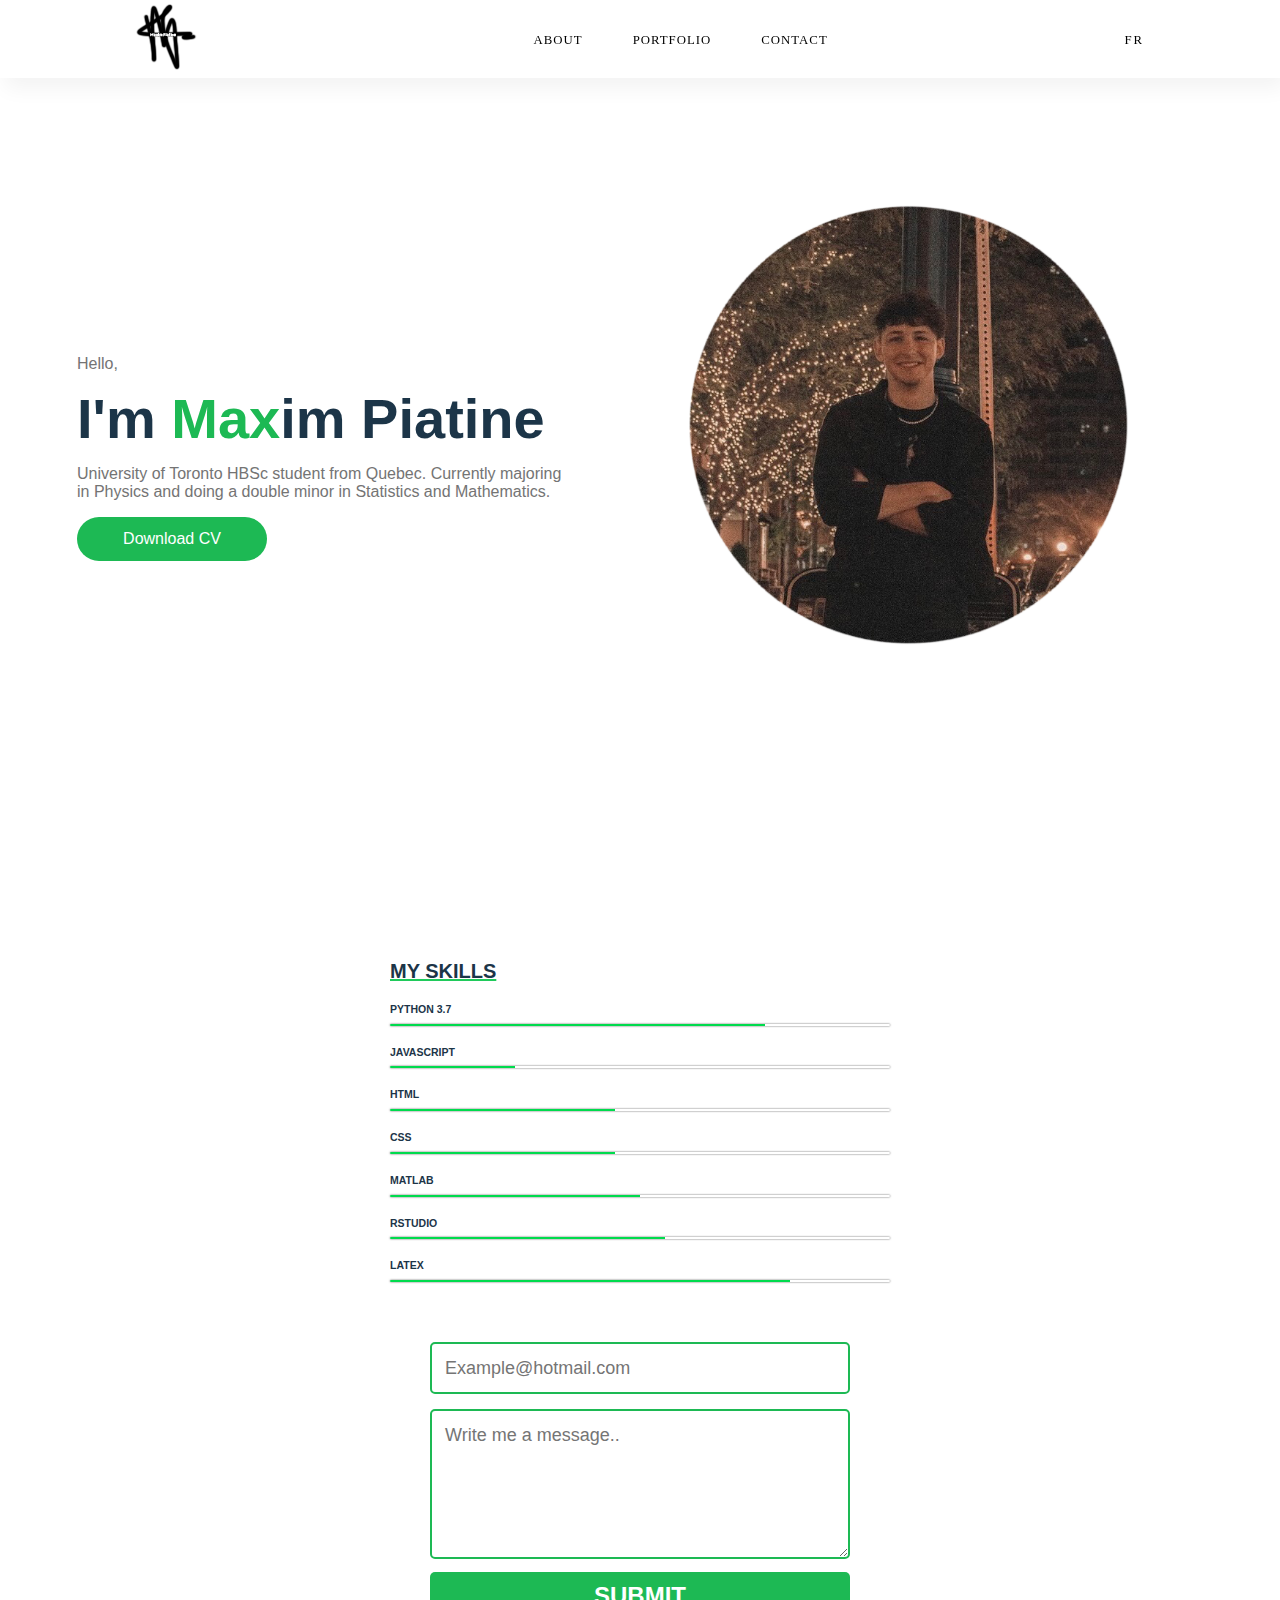
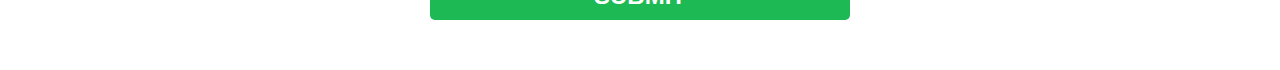
<file: index.html>
<!DOCTYPE html>
<html lang="eng"><title>Max Piatine</title>

<head>
	<meta charset="UTF-8">
	<meta name="viewport" content="width=device-width, initial-scale=1">

	<title>Welcome - Max Piatine</title>

	<link rel="stylesheet" type="text/css" href="style.css" />

</head>
<body>
	<header>
		<nav>
			<div class="logo"><img src="logo.png"></div>
			<div class="menu"><ul>
				<li><a href="#About">ABOUT</a></li>
				<li><a href="#Portfolio">PORTFOLIO</a></li>
				<li><a href="#Contact">CONTACT</a></li>
			</ul></div>
			<div class="fr"><a href="#French" class="fr">
				FR</a></div>
		</nav>
	</header>

	<div class="About">
		<div class="text">
			<p>Hello,</p>
			<h1>I'm <font color="#1db954">Max</font>im Piatine</h1>
			<p>University of Toronto HBSc student from Quebec. Currently
			majoring in Physics and doing a double minor in Statistics and
			Mathematics.</p>
			<a href="MaxPiatineResume.pdf" class="cv" download>Download CV</a>
		</div>
		<div class="me">
			<img src="idk.png">
		</div>
	</div>

	<div class="skills">
		<h1>MY SKILLS</h1>
		<li><h2>PYTHON 3.7</h2><span class="bar"><span class="python"></span></span></li>
		<li><h2>JAVASCRIPT</h2><span class="bar"><span class="javascript"></span></span></li>
		<li><h2>HTML</h2><span class="bar"><span class="html"></span></span></li>
		<li><h2>CSS</h2><span class="bar"><span class="css"></span></span></li>
		<li><h2>MATLAB</h2><span class="bar"><span class="matlab"></span></span></li>
		<li><h2>RSTUDIO</h2><span class="bar"><span class="r"></span></span></li>
		<li><h2>LATEX</h2><span class="bar"><span class="latex"></span></span></li>
	</div>

	<div class="form">
		<form>
			<div class="email">
				<input type="email" placeholder="Example@hotmail.com" />
			</div>
			<div class="message">
				<textarea name="text" class="contact" rows="5" placeholder="Write me a message.."></textarea>
			</div>
			<div class='submit'>
				<input type="submit" value="SUBMIT"/>
			</div>
		</form>
	</div>
	


</body>
</html>
</file>
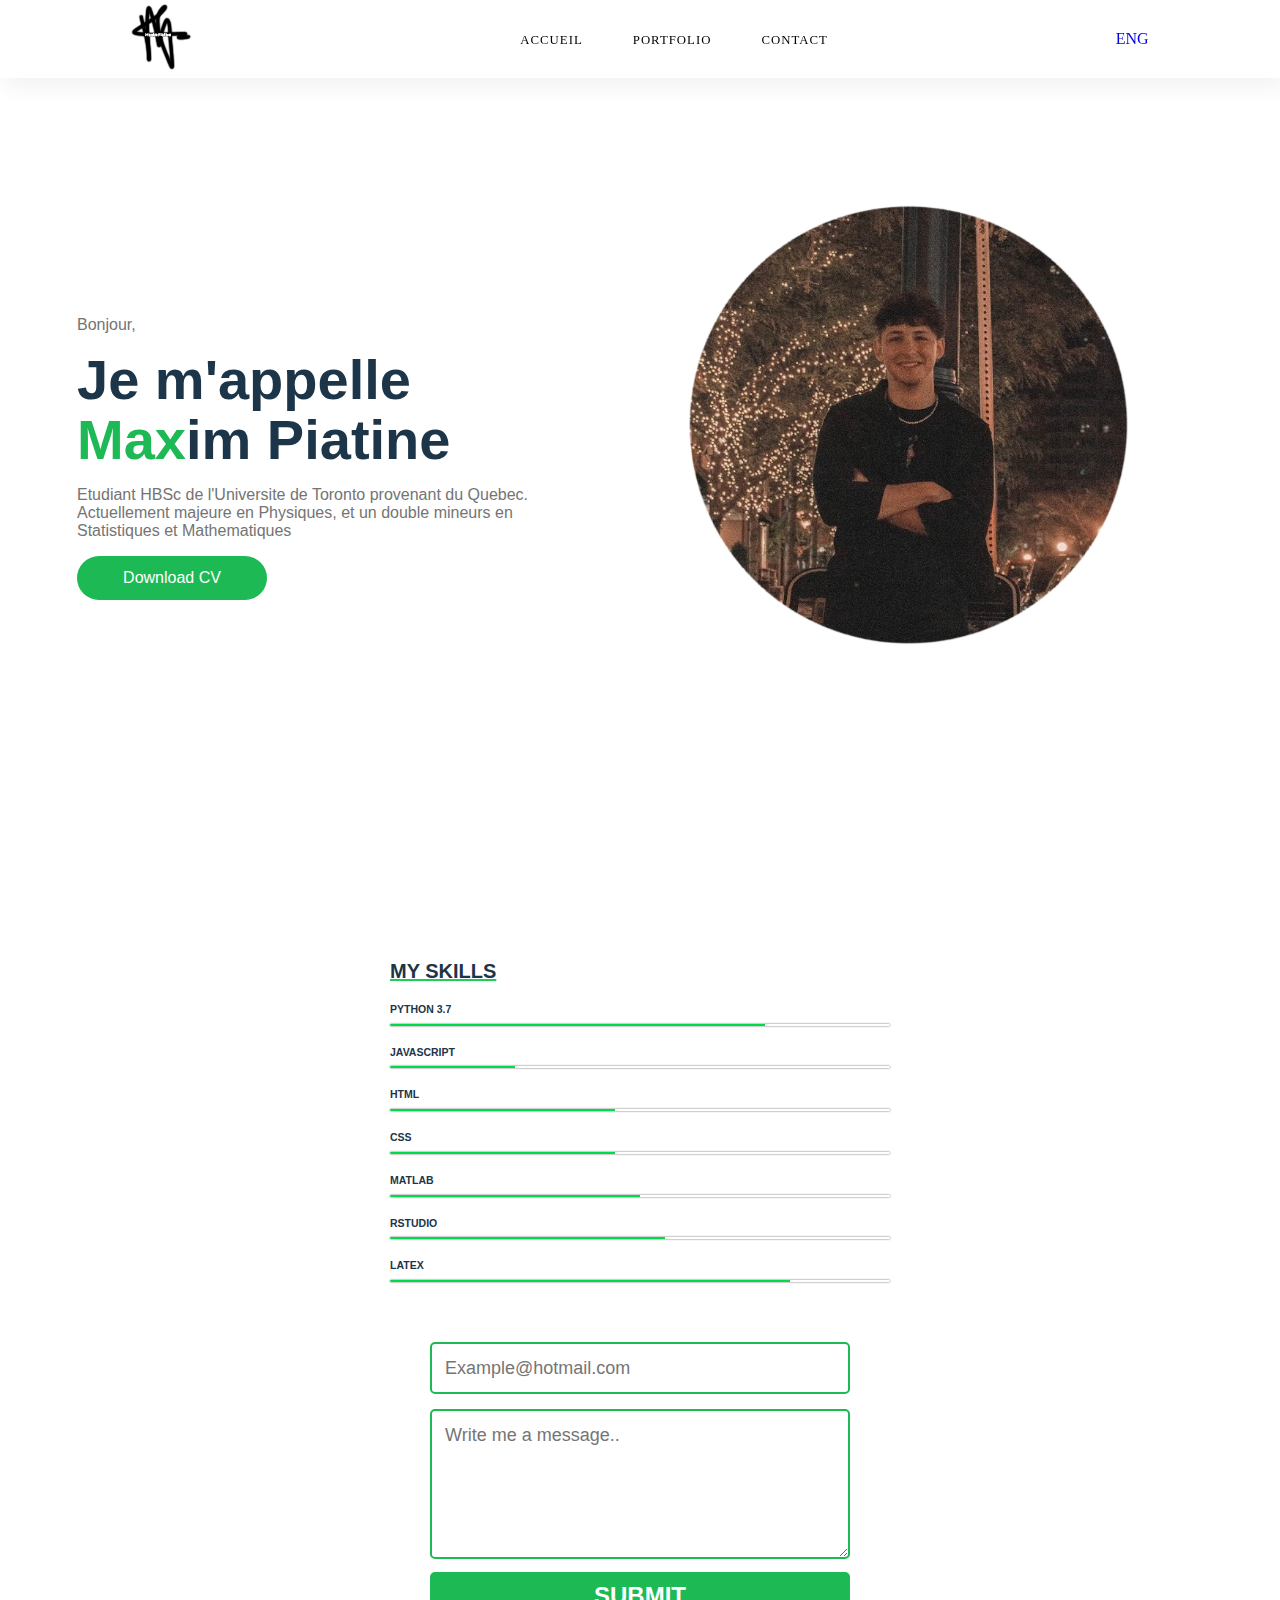
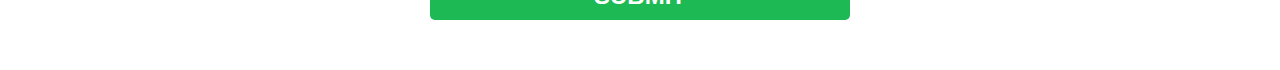
<file: french.html>
<!DOCTYPE html>
<html lang="fr"><title>Max Piatine</title>

<head>
	<meta charset="UTF-8">
	<meta name="viewport" content="width=device-width, initial-scale=1">

	<title>Welcome - Max Piatine</title>

	<link rel="stylesheet" type="text/css" href="style.css" />

</head>
<body>
	<header>
		<nav>
			<div class="logo"><img src="logo.png"></div>
			<div class="menu"><ul>
				<li><a href="#Accueil">ACCUEIL</a></li>
				<li><a href="#Portfolio">PORTFOLIO</a></li>
				<li><a href="#Contact">CONTACT</a></li>
			</ul></div>
			<div class="eng"><a href="#english" class="eng">
				ENG</a></div>
		</nav>
	</header>

	<div class="About">
		<div class="text">
			<p>Bonjour,</p>
			<h1>Je m'appelle <font color="#1db954">Max</font>im Piatine</h1>
			<p>Etudiant HBSc de l'Universite de Toronto provenant du Quebec. Actuellement majeure en Physiques, et un 
                double mineurs en Statistiques et Mathematiques </p>
			<a href="MaxPiatineResume.pdf" class="cv" download>Download CV</a>
		</div>
		<div class="me">
			<img src="idk.png">
		</div>
	</div>

	<div class="skills">
		<h1>MY SKILLS</h1>
		<li><h2>PYTHON 3.7</h2><span class="bar"><span class="python"></span></span></li>
		<li><h2>JAVASCRIPT</h2><span class="bar"><span class="javascript"></span></span></li>
		<li><h2>HTML</h2><span class="bar"><span class="html"></span></span></li>
		<li><h2>CSS</h2><span class="bar"><span class="css"></span></span></li>
		<li><h2>MATLAB</h2><span class="bar"><span class="matlab"></span></span></li>
		<li><h2>RSTUDIO</h2><span class="bar"><span class="r"></span></span></li>
		<li><h2>LATEX</h2><span class="bar"><span class="latex"></span></span></li>
	</div>

	<div class="form">
		<form>
			<div class="email">
				<input type="email" placeholder="Example@hotmail.com" />
			</div>
			<div class="message">
				<textarea name="text" class="contact" rows="5" placeholder="Write me a message.."></textarea>
			</div>
			<div class='submit'>
				<input type="submit" value="SUBMIT"/>
			</div>
		</form>
	</div>
	


</body>
</html>
</file>
<file: style.css>
/* body */
*{
	list-style: none;
}

body {
	background-color: #FFFFFF;
	margin:0;
	padding:0;
	}

ul{
    list-style:none;
    }

a{
    text-decoration:none;
    }

header{
    width:100%;
	height:100vh;
	position: relative;
    }


/* navigation */
nav {
    display: flex;
	justify-content: space-around;
	align-items: center;
	box-shadow: 5px 10px 20px rgba(0,0,0,0.05);
	position: fixed;
	left: 0;
	top: 0;
	width:100%;
	z-index: 1;
	background-color: #FFFFFF;
	}

nav ul{
    display: flex;
    }

nav ul li a{
	height:40px;
	line-height: 43px;
	margin: 3px;
	padding: 0px 22px;
	display: flex;
	font-size: 0.8rem;
	font-weight: 500;
	color:#000;
	letter-spacing: 1px;
	display: inline-block;
    }


nav ul li a:hover{
	box-shadow: 5px 10px 30px rgba(29,185,84,0.3);
	transition: all ease 1s;
	border-radius: 25px;
	background-color:#1db954;
	color:#FFF;
    }

.logo{
    float: left;
    position: relative;
    }

.fr{
    display: inline-block;
    position: relative;
    color: #000;
    }

.fr a{
    color:black;
    letter-spacing: 2px;
    font-size: 0.8rem;
    }

/* welcome */
.me img{
    height: 100%;
    width: 100%;
    object-fit: contain;
    }

.me{
    float: right;
    width: 600px;
    height: 600px;
    }


.About{
    width:90%;
	display: flex;
	justify-content: space-around;
	align-items: center;
	position: absolute;
	font-family: calibri, sans-serif;
	left: 50%;
	top: 50%;
	transform: translate(-50%,-50%);
    }

.text{
    width:500px;
    }

.text h1{
    font-size: 3.5rem;
	color:#1c3548;
	margin:0px 0px 10px 0px;
	line-height: 60px;
    }

.text p{
    color: #747474;
    }

.cv{
    height: 200px;
    color:#fff;
    background-color: #1db954;
    width:190px;
	height: 44px;
	display: flex;
	justify-content: center;
	align-items: center;
	border-radius: 25px;
    }

.cv:hover{
    background-color:#000;
    transition: 1s;
    }


/* skills */
.skills{
	width: 500px;
	margin: 60px auto;
	color: #1c3548;
	font-family: sans-serif;
}

.skills li{
	margin: 20px 0;
	font-size: 7px;
}

.bar{
	background: #fff;
	display: block;
	height: 2px;
	border-radius: 3px;
	overflow: hidden;
	box-shadow: 0 0 2px #000000b3;
}

.bar span{
	height: 2px;
	float: left;
	background: #00db4d;
}

.python{
	width:75%;
}

.latex{
	width:80%;
}

.javascript{
	width:25%;
}

.html,.css{
	width: 45%;
}

.matlab{
	width:50%;
}

.r{
	width:55%;
}

.skills h1{
	text-decoration: underline #20ca5b;
	font-size: 20px;
}

/* form */
form {
	max-width:420px;
	margin: 50px auto;
}

.form{
	font-family: Arial, Helvetica, sans-serif;
	font-size: 10px;
}

.email input{
	color: #1c3548;
	font-family: Arial, Helvetica, sans-serif;
	font-weight:500;
	font-size: 18px;
	border-radius: 5px;
	line-height: 22px;
	background-color: transparent;
	border:2px solid #1db954;
	transition: all 0.3s;
	padding: 13px;
	margin-bottom: 15px;
	width:100%;
	box-sizing: border-box;
	outline:0;
}

.contact{
	color: #1c3548;
	font-family: Arial, Helvetica, sans-serif;
	font-weight:500;
	font-size: 18px;
	border-radius: 5px;
	line-height: 22px;
	background-color: transparent;
	border:2px solid #1db954;
	transition: all 0.3s;
	padding: 13px;
	margin-bottom: 15px;
	width:100%;
	box-sizing: border-box;
	outline:0;
}



textarea {
	height: 150px;
	line-height: 150%;
	resize:vertical;
  }

[type="submit"] {
	font-family: 'Montserrat', Arial, Helvetica, sans-serif;
	width: 100%;
	background:#1db954;
	border-radius:5px;
	border:0;
	cursor:pointer;
	color:white;
	font-size:24px;
	padding-top:10px;
	padding-bottom:10px;
	transition: 1s;
	margin-top:-4px;
	font-weight:700;
  }
  [type="submit"]:hover { background:#000; }
</file>
